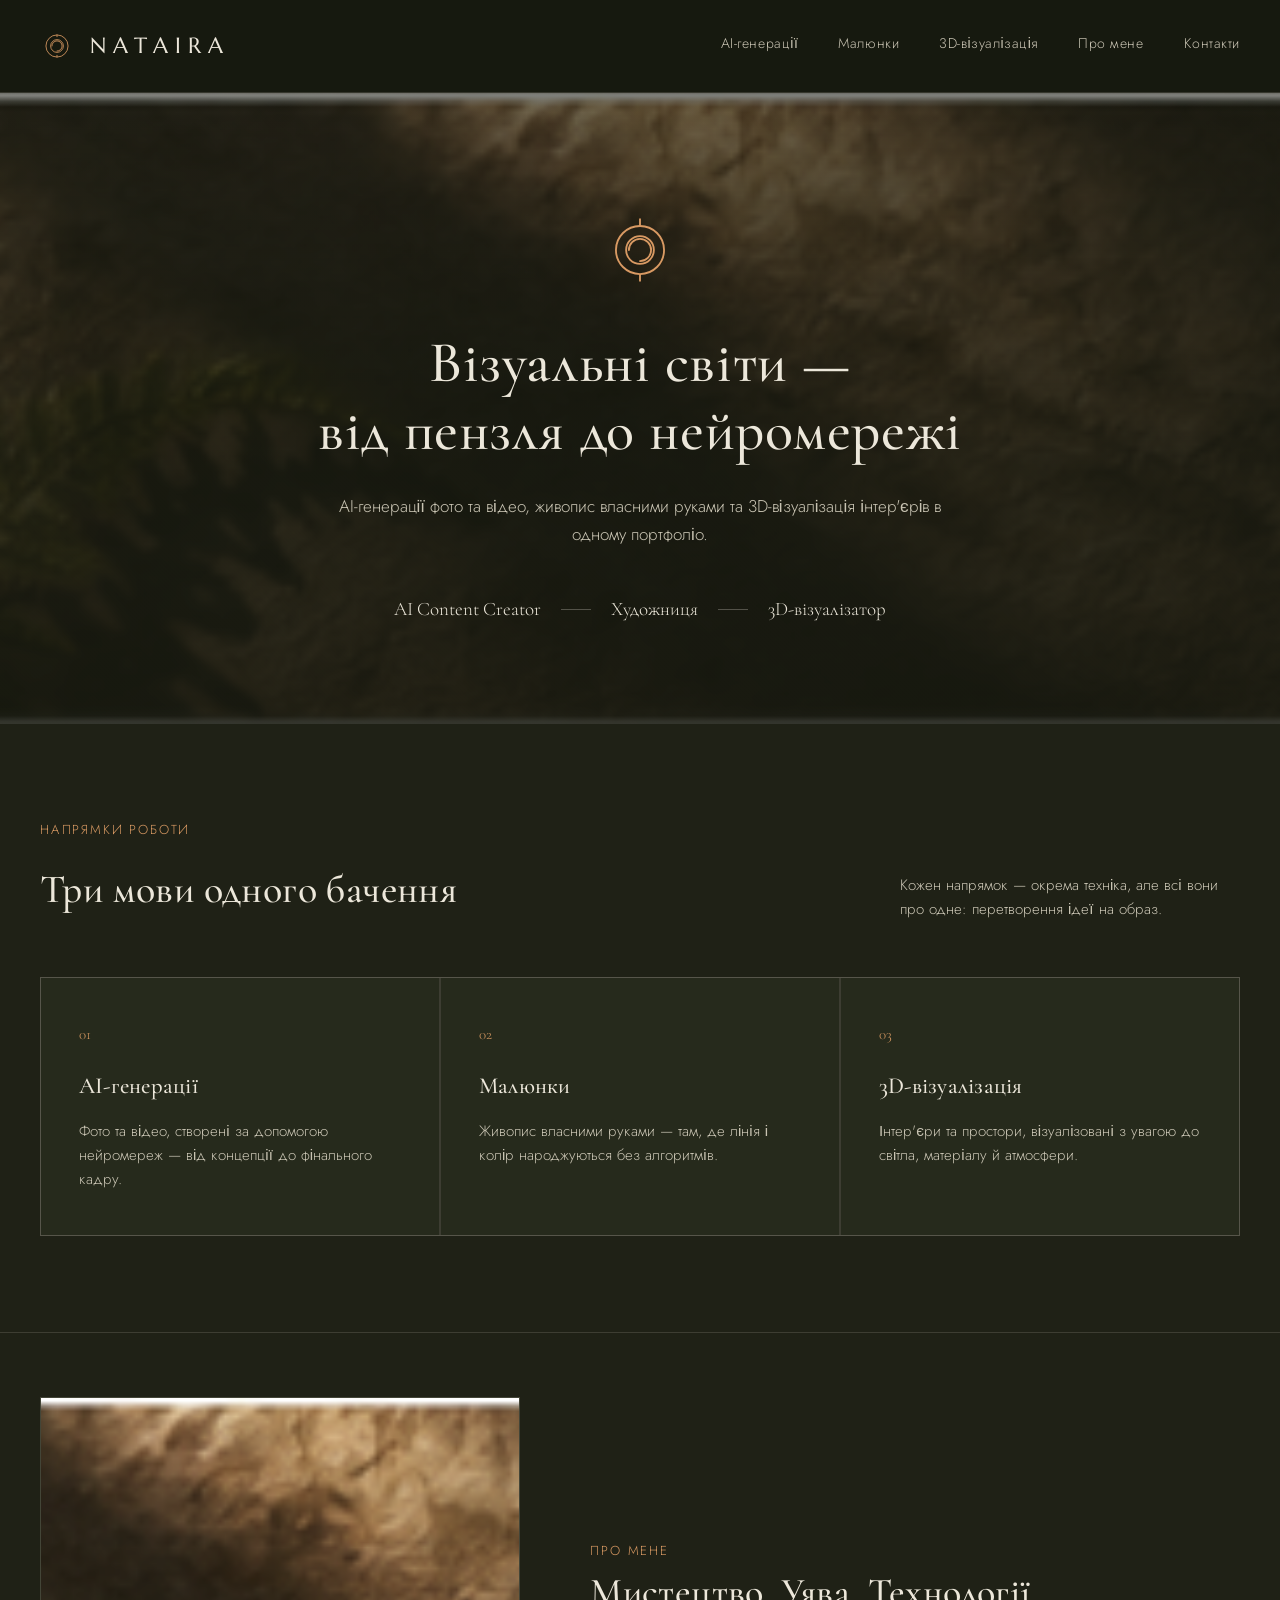
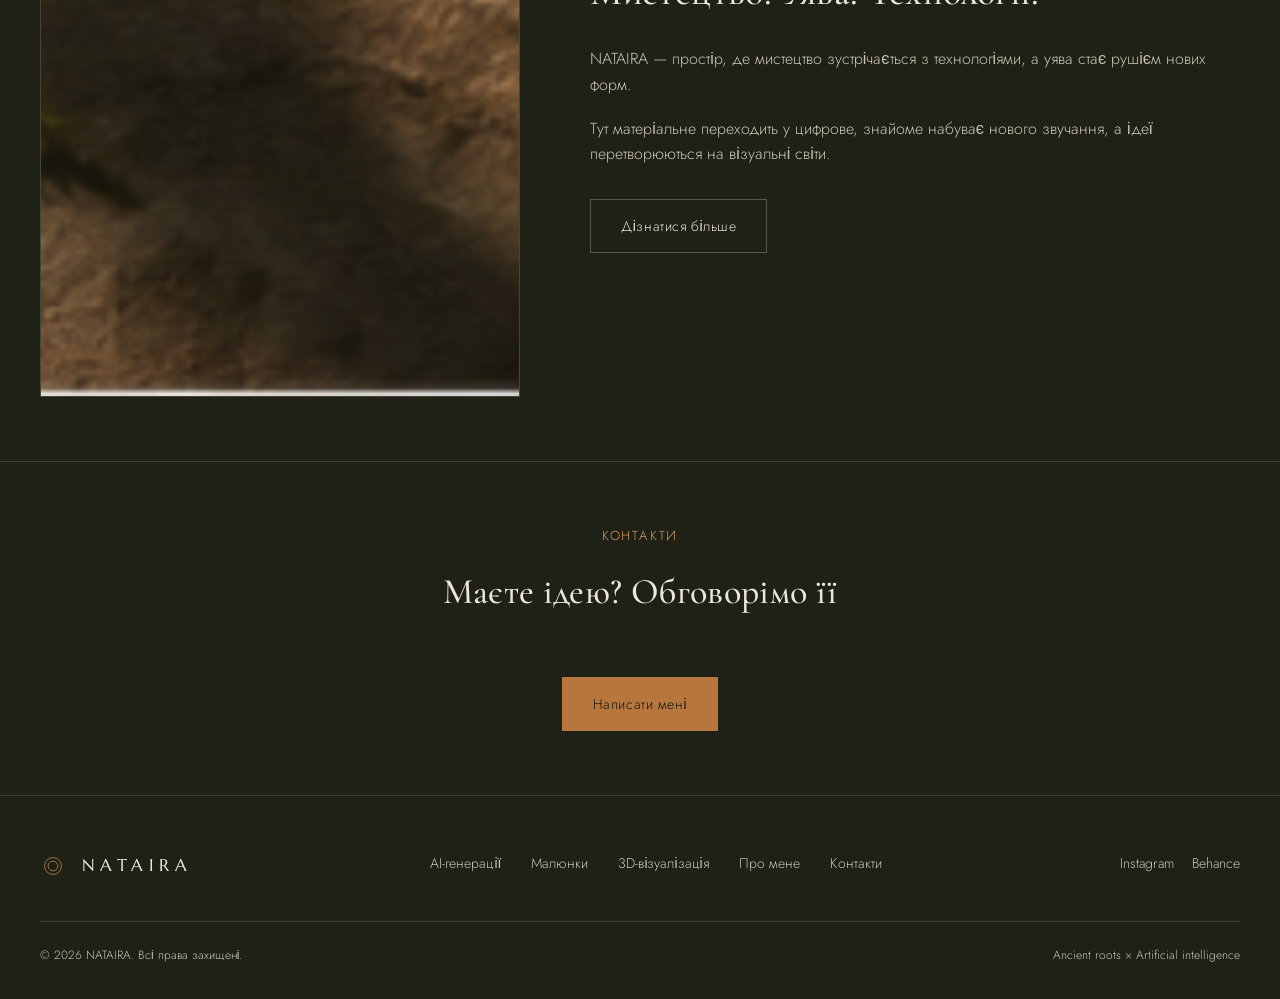
<file: index.html>
<!DOCTYPE html>
<html lang="uk">
<head>
<meta charset="UTF-8">
<meta name="viewport" content="width=device-width, initial-scale=1.0">
<title>NATAIRA — Візуальні світи від пензля до нейромережі</title>
<meta name="description" content="NATAIRA — AI-генерації фото та відео, живопис власними руками та 3D-візуалізація інтер'єрів в одному портфоліо.">
<link rel="icon" href="assets/img/favicon.svg" type="image/svg+xml">
<link rel="stylesheet" href="assets/css/style.css">
</head>
<body>

<header class="site-header">
  <div class="wrap">
    <a href="index.html" class="logo">
      <svg class="logo-mark" viewBox="0 0 40 40" xmlns="http://www.w3.org/2000/svg">
        <circle cx="20" cy="20" r="13" stroke-width="1"/>
        <circle cx="20" cy="20" r="7.5" stroke-width="1"/>
        <path d="M20 6.5v3M20 30.5v3" stroke-width="1"/>
        <path d="M14 20c0-3.3 2.7-6 6-6s6 2.7 6 6-2.7 6-6 6" stroke-width="1" stroke-linecap="round"/>
      </svg>
      <span class="logo-text">NATAIRA</span>
    </a>
    <nav class="main-nav">
      <a href="ai-generations.html">AI-генерації</a>
      <a href="art.html">Малюнки</a>
      <a href="3d-visualization.html">3D-візуалізація</a>
      <a href="about.html">Про мене</a>
      <a href="contacts.html">Контакти</a>
    </nav>
    <button class="nav-toggle" aria-label="Меню"><span></span><span></span><span></span></button>
  </div>
</header>

<section class="hero" style="background-image:linear-gradient(180deg, rgba(22,24,15,0.55), rgba(22,24,15,0.86) 60%), url('assets/img/hero-bg.png'); background-size: cover; background-position: center;">
  <div class="wrap">
    <svg class="hero-mark" viewBox="0 0 40 40" xmlns="http://www.w3.org/2000/svg">
      <circle cx="20" cy="20" r="13" stroke-width="1"/>
      <circle cx="20" cy="20" r="7.5" stroke-width="1"/>
      <path d="M20 3v4M20 33v4" stroke-width="1"/>
      <path d="M14 20c0-3.3 2.7-6 6-6s6 2.7 6 6-2.7 6-6 6" stroke-width="1" stroke-linecap="round"/>
    </svg>
    <h1>Візуальні світи — <br>від пензля до нейромережі</h1>
    <p class="lead">AI-генерації фото та відео, живопис власними руками та 3D-візуалізація інтер'єрів в одному портфоліо.</p>
    <div class="hero-roles">
      <span>AI Content Creator</span>
      <span class="sep"></span>
      <span>Художниця</span>
      <span class="sep"></span>
      <span>3D-візуалізатор</span>
    </div>
  </div>
</section>

<section>
  <div class="wrap">
    <div class="section-head">
      <div>
        <div class="eyebrow">Напрямки роботи</div>
        <h2>Три мови одного бачення</h2>
      </div>
      <p class="note">Кожен напрямок — окрема техніка, але всі вони про одне: перетворення ідеї на образ.</p>
    </div>
    <div class="grid-3">
      <a href="ai-generations.html" class="card">
        <span class="num">01</span>
        <h3>AI-генерації</h3>
        <p>Фото та відео, створені за допомогою нейромереж — від концепції до фінального кадру.</p>
      </a>
      <a href="art.html" class="card">
        <span class="num">02</span>
        <h3>Малюнки</h3>
        <p>Живопис власними руками — там, де лінія і колір народжуються без алгоритмів.</p>
      </a>
      <a href="3d-visualization.html" class="card">
        <span class="num">03</span>
        <h3>3D-візуалізація</h3>
        <p>Інтер'єри та простори, візуалізовані з увагою до світла, матеріалу й атмосфери.</p>
      </a>
    </div>
  </div>
</section>

<section class="tight" style="border-top:1px solid var(--line);">
  <div class="wrap">
    <div class="about-block">
      <div class="portrait">
        <img src="assets/img/hero-bg.png" alt="NATAIRA — атмосфера роботи">
      </div>
      <div>
        <div class="eyebrow">Про мене</div>
        <h2>Мистецтво. Уява. Технології.</h2>
        <p>NATAIRA — простір, де мистецтво зустрічається з технологіями, а уява стає рушієм нових форм.</p>
        <p>Тут матеріальне переходить у цифрове, знайоме набуває нового звучання, а ідеї перетворюються на візуальні світи.</p>
        <div class="cta-row" style="text-align:left; margin-top: 32px;">
          <a href="about.html" class="btn">Дізнатися більше</a>
        </div>
      </div>
    </div>
  </div>
</section>

<section class="tight" style="border-top:1px solid var(--line);">
  <div class="wrap" style="text-align:center;">
    <div class="eyebrow">Контакти</div>
    <h2 style="margin-top:16px; font-size: clamp(26px,3.2vw,36px);">Маєте ідею? Обговорімо її</h2>
    <div class="cta-row">
      <a href="contacts.html" class="btn solid">Написати мені</a>
    </div>
  </div>
</section>

<footer class="site-footer">
  <div class="wrap">
    <div class="footer-top">
      <a href="index.html" class="logo">
        <svg class="logo-mark" viewBox="0 0 40 40" xmlns="http://www.w3.org/2000/svg" style="width:26px;height:26px;">
          <circle cx="20" cy="20" r="13" stroke-width="1"/>
          <circle cx="20" cy="20" r="7.5" stroke-width="1"/>
        </svg>
        <span class="logo-text" style="font-size:17px;">NATAIRA</span>
      </a>
      <nav class="footer-nav">
        <a href="ai-generations.html">AI-генерації</a>
        <a href="art.html">Малюнки</a>
        <a href="3d-visualization.html">3D-візуалізація</a>
        <a href="about.html">Про мене</a>
        <a href="contacts.html">Контакти</a>
      </nav>
      <div class="footer-social">
        <a href="#">Instagram</a>
        <a href="#">Behance</a>
      </div>
    </div>
    <div class="footer-bottom">
      <span>© 2026 NATAIRA. Всі права захищені.</span>
      <span>Ancient roots × Artificial intelligence</span>
    </div>
  </div>
</footer>

<script src="assets/js/main.js"></script>
</body>
</html>
</file>
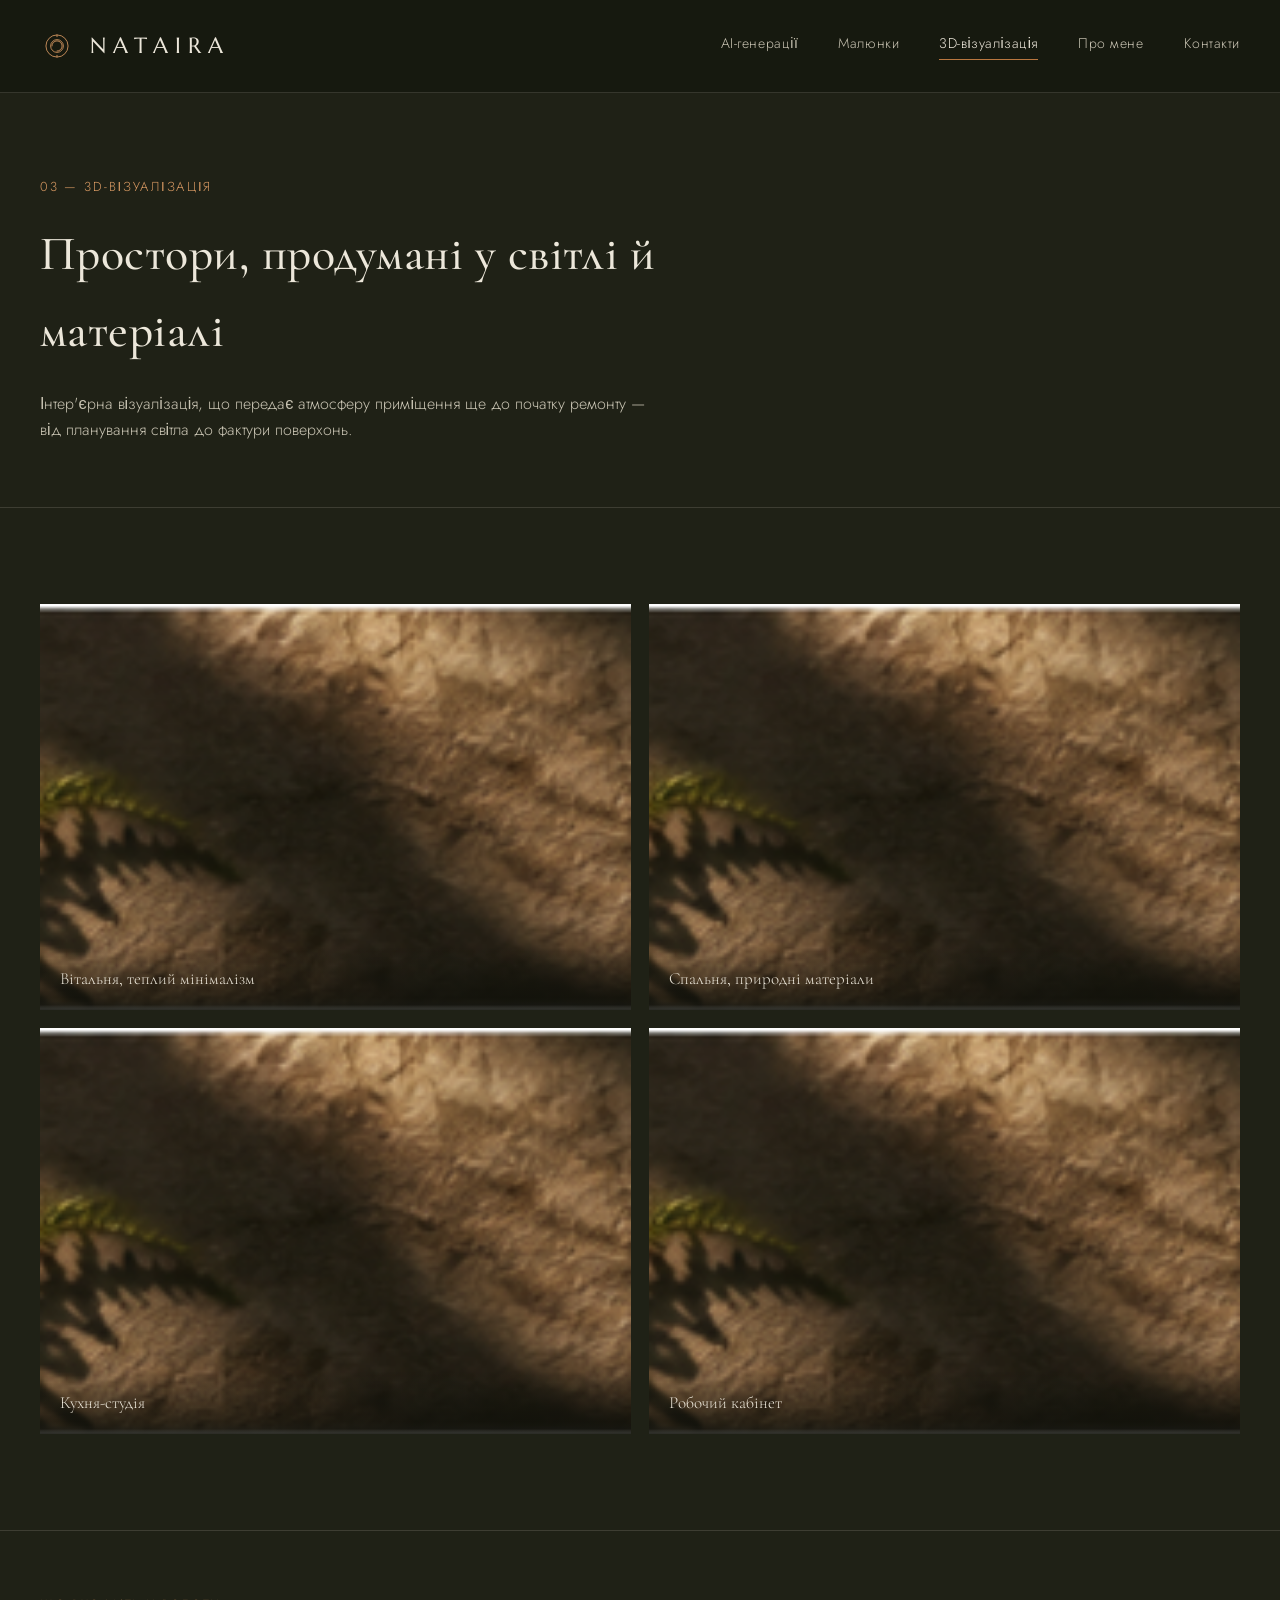
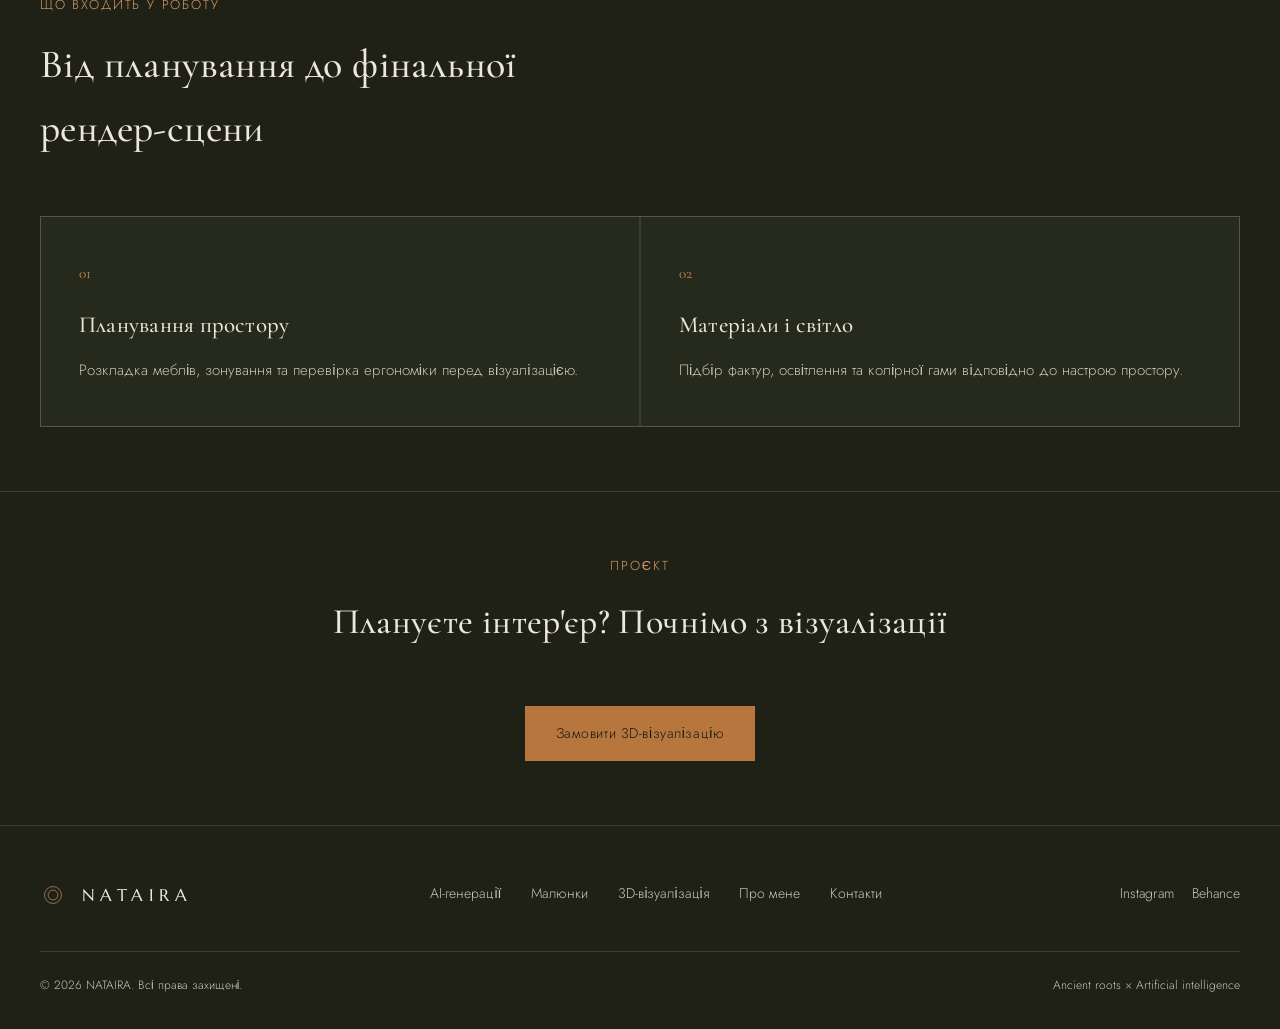
<file: 3d-visualization.html>
<!DOCTYPE html>
<html lang="uk">
<head>
<meta charset="UTF-8">
<meta name="viewport" content="width=device-width, initial-scale=1.0">
<title>3D-візуалізація — NATAIRA</title>
<meta name="description" content="3D-візуалізація інтер'єрів від NATAIRA — простори, продумані у світлі й матеріалі.">
<link rel="icon" href="assets/img/favicon.svg" type="image/svg+xml">
<link rel="stylesheet" href="assets/css/style.css">
</head>
<body>

<header class="site-header">
  <div class="wrap">
    <a href="index.html" class="logo">
      <svg class="logo-mark" viewBox="0 0 40 40" xmlns="http://www.w3.org/2000/svg">
        <circle cx="20" cy="20" r="13" stroke-width="1"/>
        <circle cx="20" cy="20" r="7.5" stroke-width="1"/>
        <path d="M20 6.5v3M20 30.5v3" stroke-width="1"/>
        <path d="M14 20c0-3.3 2.7-6 6-6s6 2.7 6 6-2.7 6-6 6" stroke-width="1" stroke-linecap="round"/>
      </svg>
      <span class="logo-text">NATAIRA</span>
    </a>
    <nav class="main-nav">
      <a href="ai-generations.html">AI-генерації</a>
      <a href="art.html">Малюнки</a>
      <a href="3d-visualization.html" aria-current="page">3D-візуалізація</a>
      <a href="about.html">Про мене</a>
      <a href="contacts.html">Контакти</a>
    </nav>
    <button class="nav-toggle" aria-label="Меню"><span></span><span></span><span></span></button>
  </div>
</header>

<section class="page-hero">
  <div class="wrap">
    <div class="eyebrow">03 — 3D-візуалізація</div>
    <h1>Простори, продумані у світлі й матеріалі</h1>
    <p class="lead">Інтер'єрна візуалізація, що передає атмосферу приміщення ще до початку ремонту — від планування світла до фактури поверхонь.</p>
  </div>
</section>

<section>
  <div class="wrap">
    <div class="gallery wide">
      <a href="#"><figure><img src="assets/img/hero-bg.png" alt="3D-візуалізація 1"><figcaption>Вітальня, теплий мінімалізм</figcaption></figure></a>
      <a href="#"><figure><img src="assets/img/hero-bg.png" alt="3D-візуалізація 2"><figcaption>Спальня, природні матеріали</figcaption></figure></a>
      <a href="#"><figure><img src="assets/img/hero-bg.png" alt="3D-візуалізація 3"><figcaption>Кухня-студія</figcaption></figure></a>
      <a href="#"><figure><img src="assets/img/hero-bg.png" alt="3D-візуалізація 4"><figcaption>Робочий кабінет</figcaption></figure></a>
    </div>
  </div>
</section>

<section class="tight" style="border-top:1px solid var(--line);">
  <div class="wrap">
    <div class="section-head">
      <div>
        <div class="eyebrow">Що входить у роботу</div>
        <h2>Від планування до фінальної рендер-сцени</h2>
      </div>
    </div>
    <div class="grid-2">
      <div class="card">
        <span class="num">01</span>
        <h3>Планування простору</h3>
        <p>Розкладка меблів, зонування та перевірка ергономіки перед візуалізацією.</p>
      </div>
      <div class="card">
        <span class="num">02</span>
        <h3>Матеріали і світло</h3>
        <p>Підбір фактур, освітлення та колірної гами відповідно до настрою простору.</p>
      </div>
    </div>
  </div>
</section>

<section class="tight" style="border-top:1px solid var(--line);">
  <div class="wrap" style="text-align:center;">
    <div class="eyebrow">Проєкт</div>
    <h2 style="margin-top:16px; font-size: clamp(26px,3.2vw,36px);">Плануєте інтер'єр? Почнімо з візуалізації</h2>
    <div class="cta-row">
      <a href="contacts.html" class="btn solid">Замовити 3D-візуалізацію</a>
    </div>
  </div>
</section>

<footer class="site-footer">
  <div class="wrap">
    <div class="footer-top">
      <a href="index.html" class="logo">
        <svg class="logo-mark" viewBox="0 0 40 40" xmlns="http://www.w3.org/2000/svg" style="width:26px;height:26px;">
          <circle cx="20" cy="20" r="13" stroke-width="1"/>
          <circle cx="20" cy="20" r="7.5" stroke-width="1"/>
        </svg>
        <span class="logo-text" style="font-size:17px;">NATAIRA</span>
      </a>
      <nav class="footer-nav">
        <a href="ai-generations.html">AI-генерації</a>
        <a href="art.html">Малюнки</a>
        <a href="3d-visualization.html">3D-візуалізація</a>
        <a href="about.html">Про мене</a>
        <a href="contacts.html">Контакти</a>
      </nav>
      <div class="footer-social">
        <a href="#">Instagram</a>
        <a href="#">Behance</a>
      </div>
    </div>
    <div class="footer-bottom">
      <span>© 2026 NATAIRA. Всі права захищені.</span>
      <span>Ancient roots × Artificial intelligence</span>
    </div>
  </div>
</footer>

<script src="assets/js/main.js"></script>
</body>
</html>
</file>
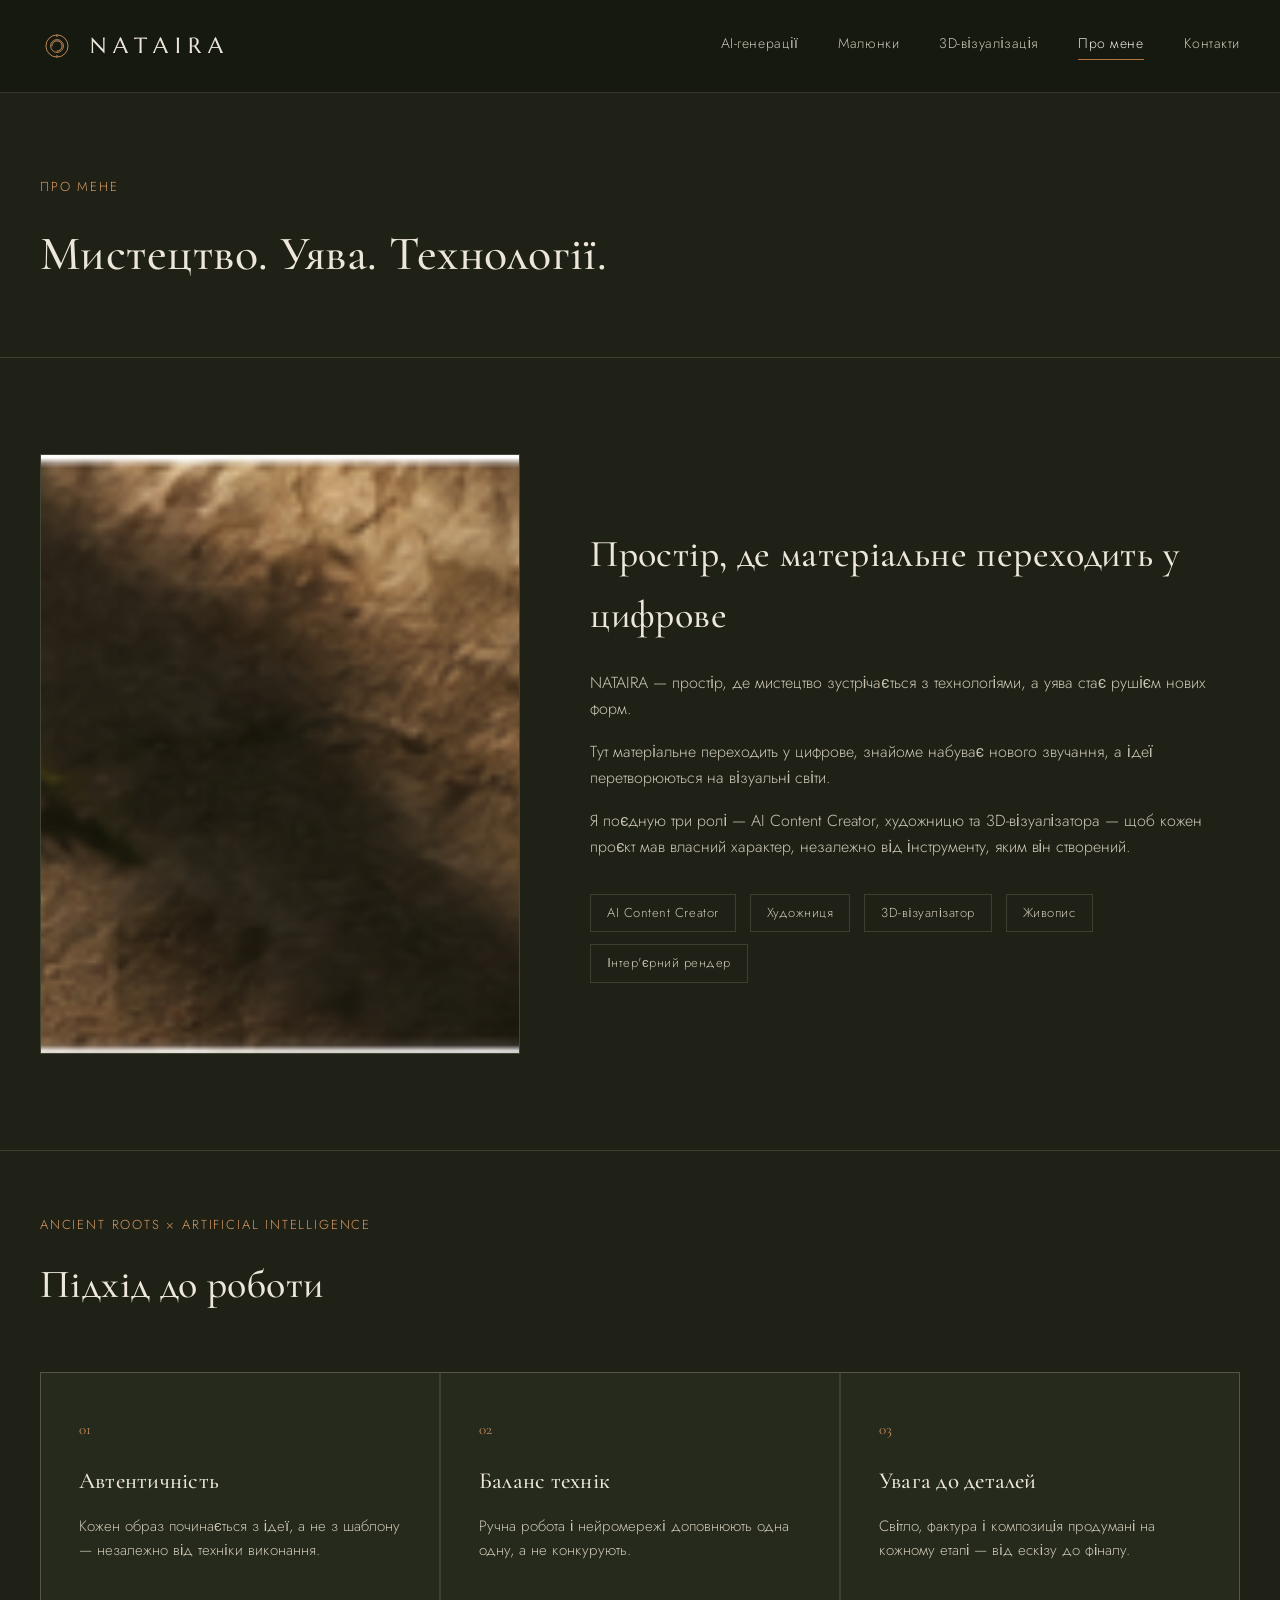
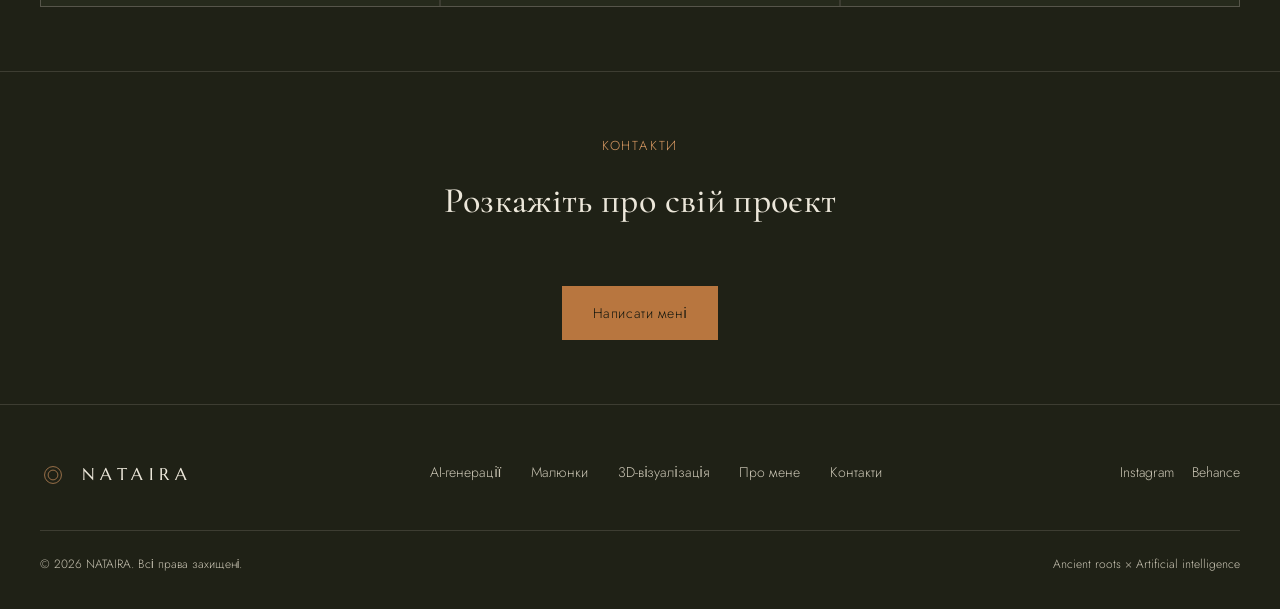
<file: about.html>
<!DOCTYPE html>
<html lang="uk">
<head>
<meta charset="UTF-8">
<meta name="viewport" content="width=device-width, initial-scale=1.0">
<title>Про мене — NATAIRA</title>
<meta name="description" content="NATAIRA — AI Content Creator, художниця та 3D-візуалізатор. Мистецтво. Уява. Технології.">
<link rel="icon" href="assets/img/favicon.svg" type="image/svg+xml">
<link rel="stylesheet" href="assets/css/style.css">
</head>
<body>

<header class="site-header">
  <div class="wrap">
    <a href="index.html" class="logo">
      <svg class="logo-mark" viewBox="0 0 40 40" xmlns="http://www.w3.org/2000/svg">
        <circle cx="20" cy="20" r="13" stroke-width="1"/>
        <circle cx="20" cy="20" r="7.5" stroke-width="1"/>
        <path d="M20 6.5v3M20 30.5v3" stroke-width="1"/>
        <path d="M14 20c0-3.3 2.7-6 6-6s6 2.7 6 6-2.7 6-6 6" stroke-width="1" stroke-linecap="round"/>
      </svg>
      <span class="logo-text">NATAIRA</span>
    </a>
    <nav class="main-nav">
      <a href="ai-generations.html">AI-генерації</a>
      <a href="art.html">Малюнки</a>
      <a href="3d-visualization.html">3D-візуалізація</a>
      <a href="about.html" aria-current="page">Про мене</a>
      <a href="contacts.html">Контакти</a>
    </nav>
    <button class="nav-toggle" aria-label="Меню"><span></span><span></span><span></span></button>
  </div>
</header>

<section class="page-hero">
  <div class="wrap">
    <div class="eyebrow">Про мене</div>
    <h1>Мистецтво. Уява. Технології.</h1>
  </div>
</section>

<section>
  <div class="wrap">
    <div class="about-block">
      <div class="portrait">
        <img src="assets/img/hero-bg.png" alt="NATAIRA — портрет">
      </div>
      <div>
        <h2>Простір, де матеріальне переходить у цифрове</h2>
        <p>NATAIRA — простір, де мистецтво зустрічається з технологіями, а уява стає рушієм нових форм.</p>
        <p>Тут матеріальне переходить у цифрове, знайоме набуває нового звучання, а ідеї перетворюються на візуальні світи.</p>
        <p>Я поєдную три ролі — AI Content Creator, художницю та 3D-візуалізатора — щоб кожен проєкт мав власний характер, незалежно від інструменту, яким він створений.</p>
        <div class="skills-list">
          <span>AI Content Creator</span>
          <span>Художниця</span>
          <span>3D-візуалізатор</span>
          <span>Живопис</span>
          <span>Інтер'єрний рендер</span>
        </div>
      </div>
    </div>
  </div>
</section>

<section class="tight" style="border-top:1px solid var(--line);">
  <div class="wrap">
    <div class="section-head">
      <div>
        <div class="eyebrow">Ancient roots × Artificial intelligence</div>
        <h2>Підхід до роботи</h2>
      </div>
    </div>
    <div class="grid-3">
      <div class="card">
        <span class="num">01</span>
        <h3>Автентичність</h3>
        <p>Кожен образ починається з ідеї, а не з шаблону — незалежно від техніки виконання.</p>
      </div>
      <div class="card">
        <span class="num">02</span>
        <h3>Баланс технік</h3>
        <p>Ручна робота і нейромережі доповнюють одна одну, а не конкурують.</p>
      </div>
      <div class="card">
        <span class="num">03</span>
        <h3>Увага до деталей</h3>
        <p>Світло, фактура і композиція продумані на кожному етапі — від ескізу до фіналу.</p>
      </div>
    </div>
  </div>
</section>

<section class="tight" style="border-top:1px solid var(--line);">
  <div class="wrap" style="text-align:center;">
    <div class="eyebrow">Контакти</div>
    <h2 style="margin-top:16px; font-size: clamp(26px,3.2vw,36px);">Розкажіть про свій проєкт</h2>
    <div class="cta-row">
      <a href="contacts.html" class="btn solid">Написати мені</a>
    </div>
  </div>
</section>

<footer class="site-footer">
  <div class="wrap">
    <div class="footer-top">
      <a href="index.html" class="logo">
        <svg class="logo-mark" viewBox="0 0 40 40" xmlns="http://www.w3.org/2000/svg" style="width:26px;height:26px;">
          <circle cx="20" cy="20" r="13" stroke-width="1"/>
          <circle cx="20" cy="20" r="7.5" stroke-width="1"/>
        </svg>
        <span class="logo-text" style="font-size:17px;">NATAIRA</span>
      </a>
      <nav class="footer-nav">
        <a href="ai-generations.html">AI-генерації</a>
        <a href="art.html">Малюнки</a>
        <a href="3d-visualization.html">3D-візуалізація</a>
        <a href="about.html">Про мене</a>
        <a href="contacts.html">Контакти</a>
      </nav>
      <div class="footer-social">
        <a href="#">Instagram</a>
        <a href="#">Behance</a>
      </div>
    </div>
    <div class="footer-bottom">
      <span>© 2026 NATAIRA. Всі права захищені.</span>
      <span>Ancient roots × Artificial intelligence</span>
    </div>
  </div>
</footer>

<script src="assets/js/main.js"></script>
</body>
</html>
</file>
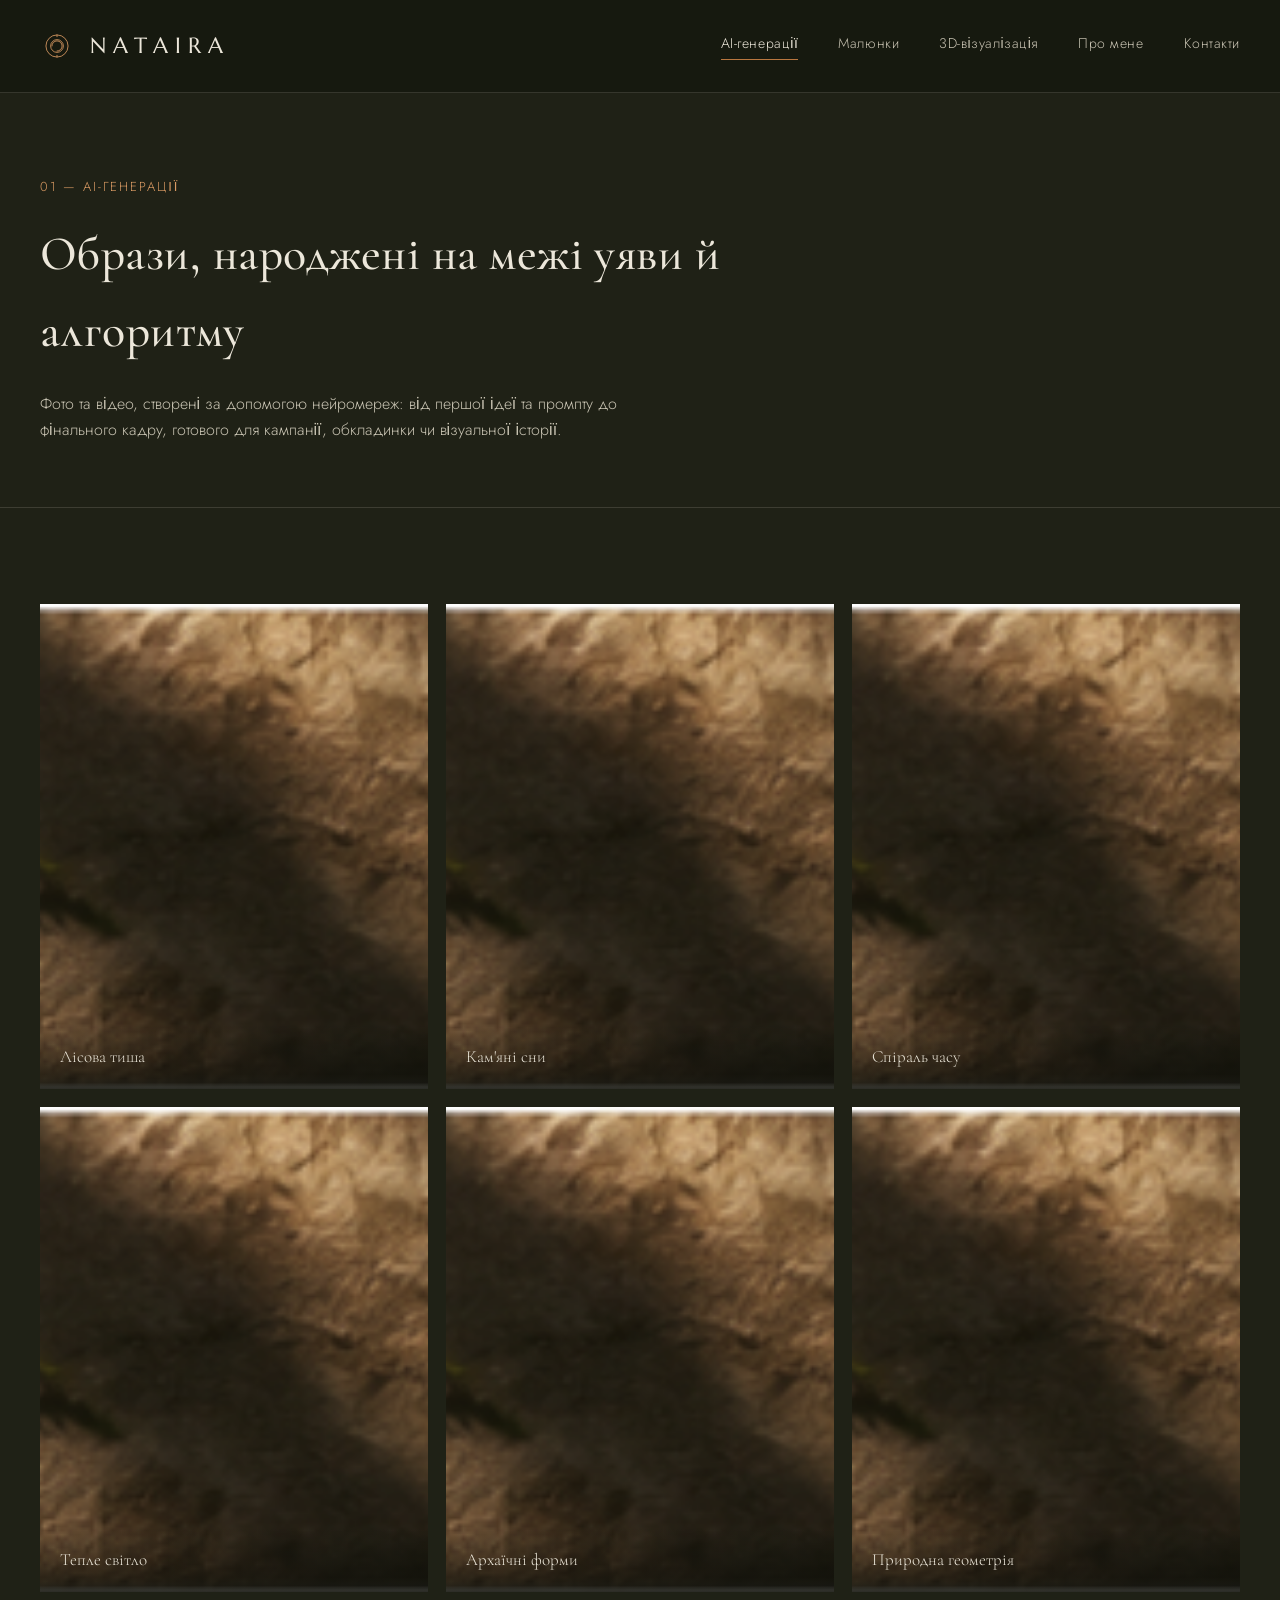
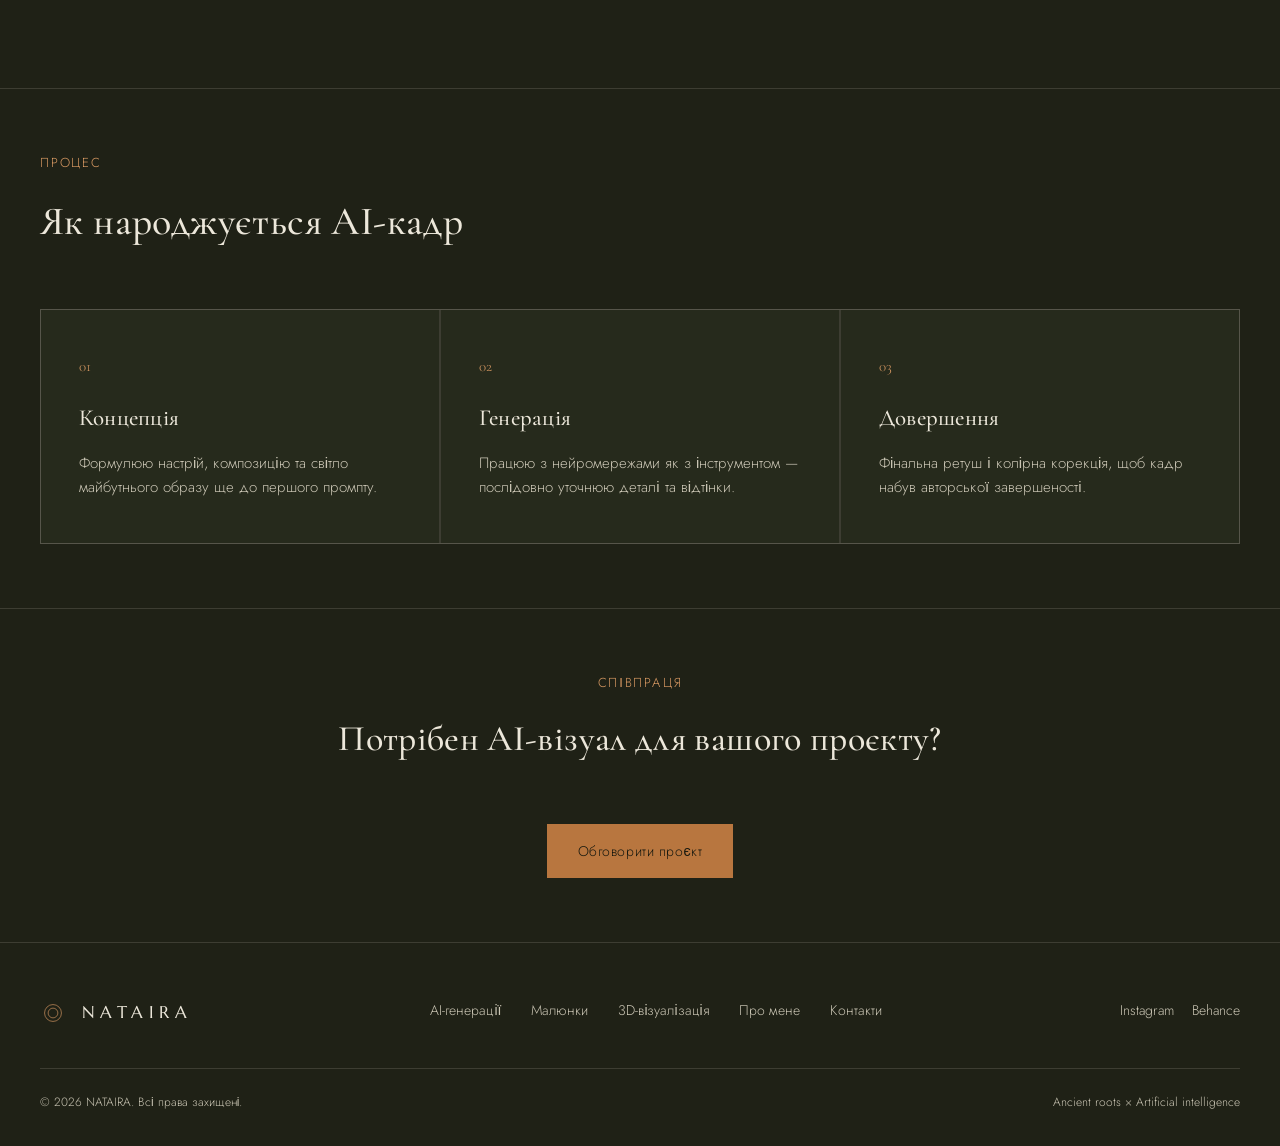
<file: ai-generations.html>
<!DOCTYPE html>
<html lang="uk">
<head>
<meta charset="UTF-8">
<meta name="viewport" content="width=device-width, initial-scale=1.0">
<title>AI-генерації — NATAIRA</title>
<meta name="description" content="AI-генерації фото та відео від NATAIRA — нейромережі як інструмент творчості.">
<link rel="icon" href="assets/img/favicon.svg" type="image/svg+xml">
<link rel="stylesheet" href="assets/css/style.css">
</head>
<body>

<header class="site-header">
  <div class="wrap">
    <a href="index.html" class="logo">
      <svg class="logo-mark" viewBox="0 0 40 40" xmlns="http://www.w3.org/2000/svg">
        <circle cx="20" cy="20" r="13" stroke-width="1"/>
        <circle cx="20" cy="20" r="7.5" stroke-width="1"/>
        <path d="M20 6.5v3M20 30.5v3" stroke-width="1"/>
        <path d="M14 20c0-3.3 2.7-6 6-6s6 2.7 6 6-2.7 6-6 6" stroke-width="1" stroke-linecap="round"/>
      </svg>
      <span class="logo-text">NATAIRA</span>
    </a>
    <nav class="main-nav">
      <a href="ai-generations.html" aria-current="page">AI-генерації</a>
      <a href="art.html">Малюнки</a>
      <a href="3d-visualization.html">3D-візуалізація</a>
      <a href="about.html">Про мене</a>
      <a href="contacts.html">Контакти</a>
    </nav>
    <button class="nav-toggle" aria-label="Меню"><span></span><span></span><span></span></button>
  </div>
</header>

<section class="page-hero">
  <div class="wrap">
    <div class="eyebrow">01 — AI-генерації</div>
    <h1>Образи, народжені на межі уяви й алгоритму</h1>
    <p class="lead">Фото та відео, створені за допомогою нейромереж: від першої ідеї та промпту до фінального кадру, готового для кампанії, обкладинки чи візуальної історії.</p>
  </div>
</section>

<section>
  <div class="wrap">
    <div class="gallery">
      <a href="#"><figure><img src="assets/img/hero-bg.png" alt="AI-генерація 1"><figcaption>Лісова тиша</figcaption></figure></a>
      <a href="#"><figure><img src="assets/img/hero-bg.png" alt="AI-генерація 2"><figcaption>Кам'яні сни</figcaption></figure></a>
      <a href="#"><figure><img src="assets/img/hero-bg.png" alt="AI-генерація 3"><figcaption>Спіраль часу</figcaption></figure></a>
      <a href="#"><figure><img src="assets/img/hero-bg.png" alt="AI-генерація 4"><figcaption>Тепле світло</figcaption></figure></a>
      <a href="#"><figure><img src="assets/img/hero-bg.png" alt="AI-генерація 5"><figcaption>Архаїчні форми</figcaption></figure></a>
      <a href="#"><figure><img src="assets/img/hero-bg.png" alt="AI-генерація 6"><figcaption>Природна геометрія</figcaption></figure></a>
    </div>
  </div>
</section>

<section class="tight" style="border-top:1px solid var(--line);">
  <div class="wrap">
    <div class="section-head">
      <div>
        <div class="eyebrow">Процес</div>
        <h2>Як народжується AI-кадр</h2>
      </div>
    </div>
    <div class="grid-3">
      <div class="card">
        <span class="num">01</span>
        <h3>Концепція</h3>
        <p>Формулюю настрій, композицію та світло майбутнього образу ще до першого промпту.</p>
      </div>
      <div class="card">
        <span class="num">02</span>
        <h3>Генерація</h3>
        <p>Працюю з нейромережами як з інструментом — послідовно уточнюю деталі та відтінки.</p>
      </div>
      <div class="card">
        <span class="num">03</span>
        <h3>Довершення</h3>
        <p>Фінальна ретуш і колірна корекція, щоб кадр набув авторської завершеності.</p>
      </div>
    </div>
  </div>
</section>

<section class="tight" style="border-top:1px solid var(--line);">
  <div class="wrap" style="text-align:center;">
    <div class="eyebrow">Співпраця</div>
    <h2 style="margin-top:16px; font-size: clamp(26px,3.2vw,36px);">Потрібен AI-візуал для вашого проєкту?</h2>
    <div class="cta-row">
      <a href="contacts.html" class="btn solid">Обговорити проєкт</a>
    </div>
  </div>
</section>

<footer class="site-footer">
  <div class="wrap">
    <div class="footer-top">
      <a href="index.html" class="logo">
        <svg class="logo-mark" viewBox="0 0 40 40" xmlns="http://www.w3.org/2000/svg" style="width:26px;height:26px;">
          <circle cx="20" cy="20" r="13" stroke-width="1"/>
          <circle cx="20" cy="20" r="7.5" stroke-width="1"/>
        </svg>
        <span class="logo-text" style="font-size:17px;">NATAIRA</span>
      </a>
      <nav class="footer-nav">
        <a href="ai-generations.html">AI-генерації</a>
        <a href="art.html">Малюнки</a>
        <a href="3d-visualization.html">3D-візуалізація</a>
        <a href="about.html">Про мене</a>
        <a href="contacts.html">Контакти</a>
      </nav>
      <div class="footer-social">
        <a href="#">Instagram</a>
        <a href="#">Behance</a>
      </div>
    </div>
    <div class="footer-bottom">
      <span>© 2026 NATAIRA. Всі права захищені.</span>
      <span>Ancient roots × Artificial intelligence</span>
    </div>
  </div>
</footer>

<script src="assets/js/main.js"></script>
</body>
</html>
</file>
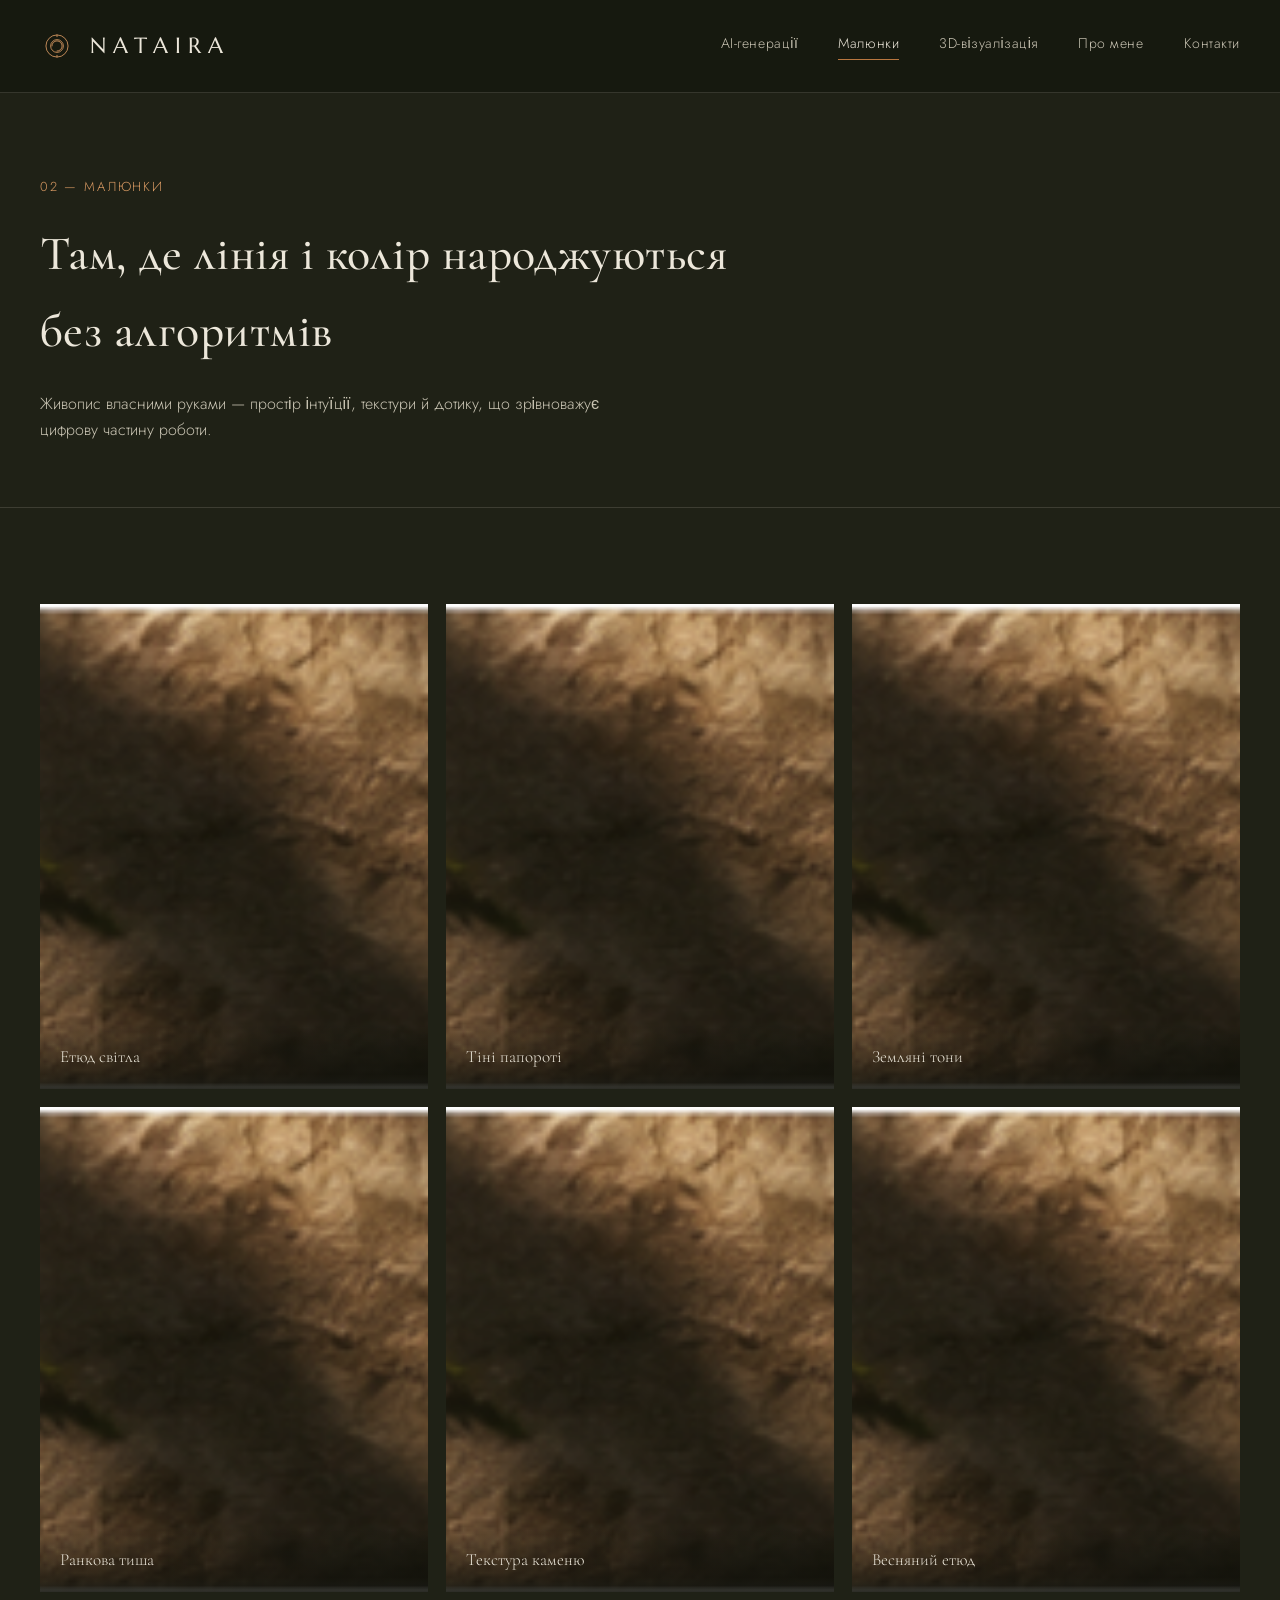
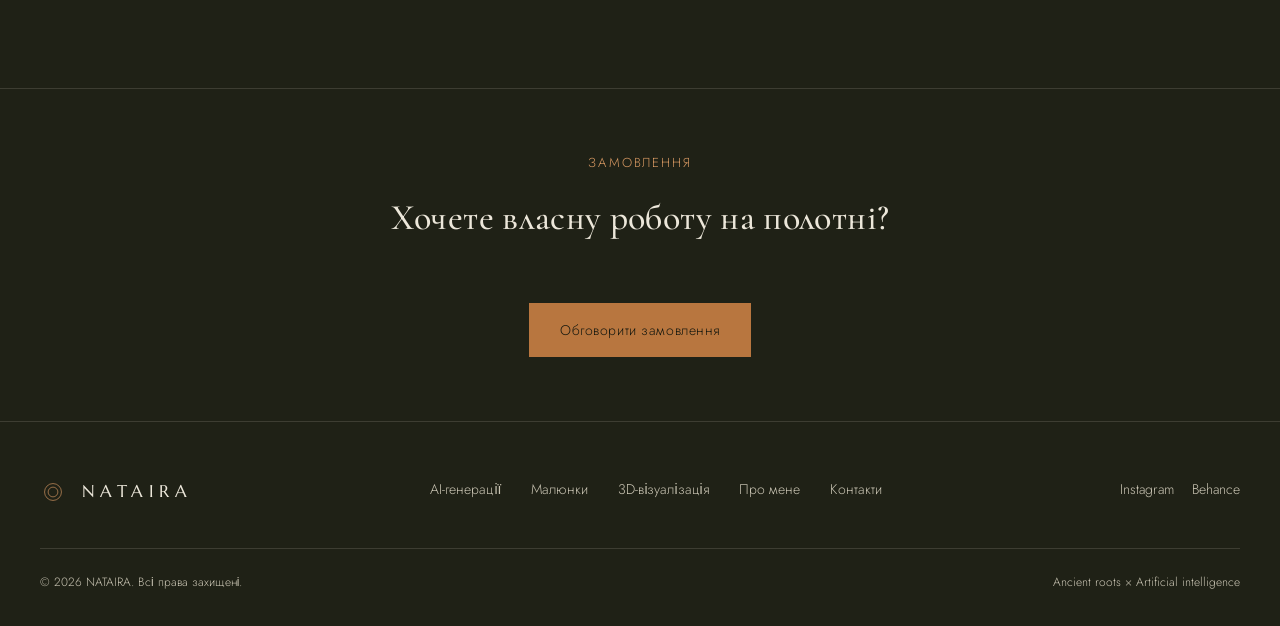
<file: art.html>
<!DOCTYPE html>
<html lang="uk">
<head>
<meta charset="UTF-8">
<meta name="viewport" content="width=device-width, initial-scale=1.0">
<title>Малюнки — NATAIRA</title>
<meta name="description" content="Живопис власними руками від NATAIRA — там, де лінія і колір народжуються без алгоритмів.">
<link rel="icon" href="assets/img/favicon.svg" type="image/svg+xml">
<link rel="stylesheet" href="assets/css/style.css">
</head>
<body>

<header class="site-header">
  <div class="wrap">
    <a href="index.html" class="logo">
      <svg class="logo-mark" viewBox="0 0 40 40" xmlns="http://www.w3.org/2000/svg">
        <circle cx="20" cy="20" r="13" stroke-width="1"/>
        <circle cx="20" cy="20" r="7.5" stroke-width="1"/>
        <path d="M20 6.5v3M20 30.5v3" stroke-width="1"/>
        <path d="M14 20c0-3.3 2.7-6 6-6s6 2.7 6 6-2.7 6-6 6" stroke-width="1" stroke-linecap="round"/>
      </svg>
      <span class="logo-text">NATAIRA</span>
    </a>
    <nav class="main-nav">
      <a href="ai-generations.html">AI-генерації</a>
      <a href="art.html" aria-current="page">Малюнки</a>
      <a href="3d-visualization.html">3D-візуалізація</a>
      <a href="about.html">Про мене</a>
      <a href="contacts.html">Контакти</a>
    </nav>
    <button class="nav-toggle" aria-label="Меню"><span></span><span></span><span></span></button>
  </div>
</header>

<section class="page-hero">
  <div class="wrap">
    <div class="eyebrow">02 — Малюнки</div>
    <h1>Там, де лінія і колір народжуються без алгоритмів</h1>
    <p class="lead">Живопис власними руками — простір інтуїції, текстури й дотику, що зрівноважує цифрову частину роботи.</p>
  </div>
</section>

<section>
  <div class="wrap">
    <div class="gallery">
      <a href="#"><figure><img src="assets/img/hero-bg.png" alt="Малюнок 1"><figcaption>Етюд світла</figcaption></figure></a>
      <a href="#"><figure><img src="assets/img/hero-bg.png" alt="Малюнок 2"><figcaption>Тіні папороті</figcaption></figure></a>
      <a href="#"><figure><img src="assets/img/hero-bg.png" alt="Малюнок 3"><figcaption>Земляні тони</figcaption></figure></a>
      <a href="#"><figure><img src="assets/img/hero-bg.png" alt="Малюнок 4"><figcaption>Ранкова тиша</figcaption></figure></a>
      <a href="#"><figure><img src="assets/img/hero-bg.png" alt="Малюнок 5"><figcaption>Текстура каменю</figcaption></figure></a>
      <a href="#"><figure><img src="assets/img/hero-bg.png" alt="Малюнок 6"><figcaption>Весняний етюд</figcaption></figure></a>
    </div>
  </div>
</section>

<section class="tight" style="border-top:1px solid var(--line);">
  <div class="wrap" style="text-align:center;">
    <div class="eyebrow">Замовлення</div>
    <h2 style="margin-top:16px; font-size: clamp(26px,3.2vw,36px);">Хочете власну роботу на полотні?</h2>
    <div class="cta-row">
      <a href="contacts.html" class="btn solid">Обговорити замовлення</a>
    </div>
  </div>
</section>

<footer class="site-footer">
  <div class="wrap">
    <div class="footer-top">
      <a href="index.html" class="logo">
        <svg class="logo-mark" viewBox="0 0 40 40" xmlns="http://www.w3.org/2000/svg" style="width:26px;height:26px;">
          <circle cx="20" cy="20" r="13" stroke-width="1"/>
          <circle cx="20" cy="20" r="7.5" stroke-width="1"/>
        </svg>
        <span class="logo-text" style="font-size:17px;">NATAIRA</span>
      </a>
      <nav class="footer-nav">
        <a href="ai-generations.html">AI-генерації</a>
        <a href="art.html">Малюнки</a>
        <a href="3d-visualization.html">3D-візуалізація</a>
        <a href="about.html">Про мене</a>
        <a href="contacts.html">Контакти</a>
      </nav>
      <div class="footer-social">
        <a href="#">Instagram</a>
        <a href="#">Behance</a>
      </div>
    </div>
    <div class="footer-bottom">
      <span>© 2026 NATAIRA. Всі права захищені.</span>
      <span>Ancient roots × Artificial intelligence</span>
    </div>
  </div>
</footer>

<script src="assets/js/main.js"></script>
</body>
</html>
</file>
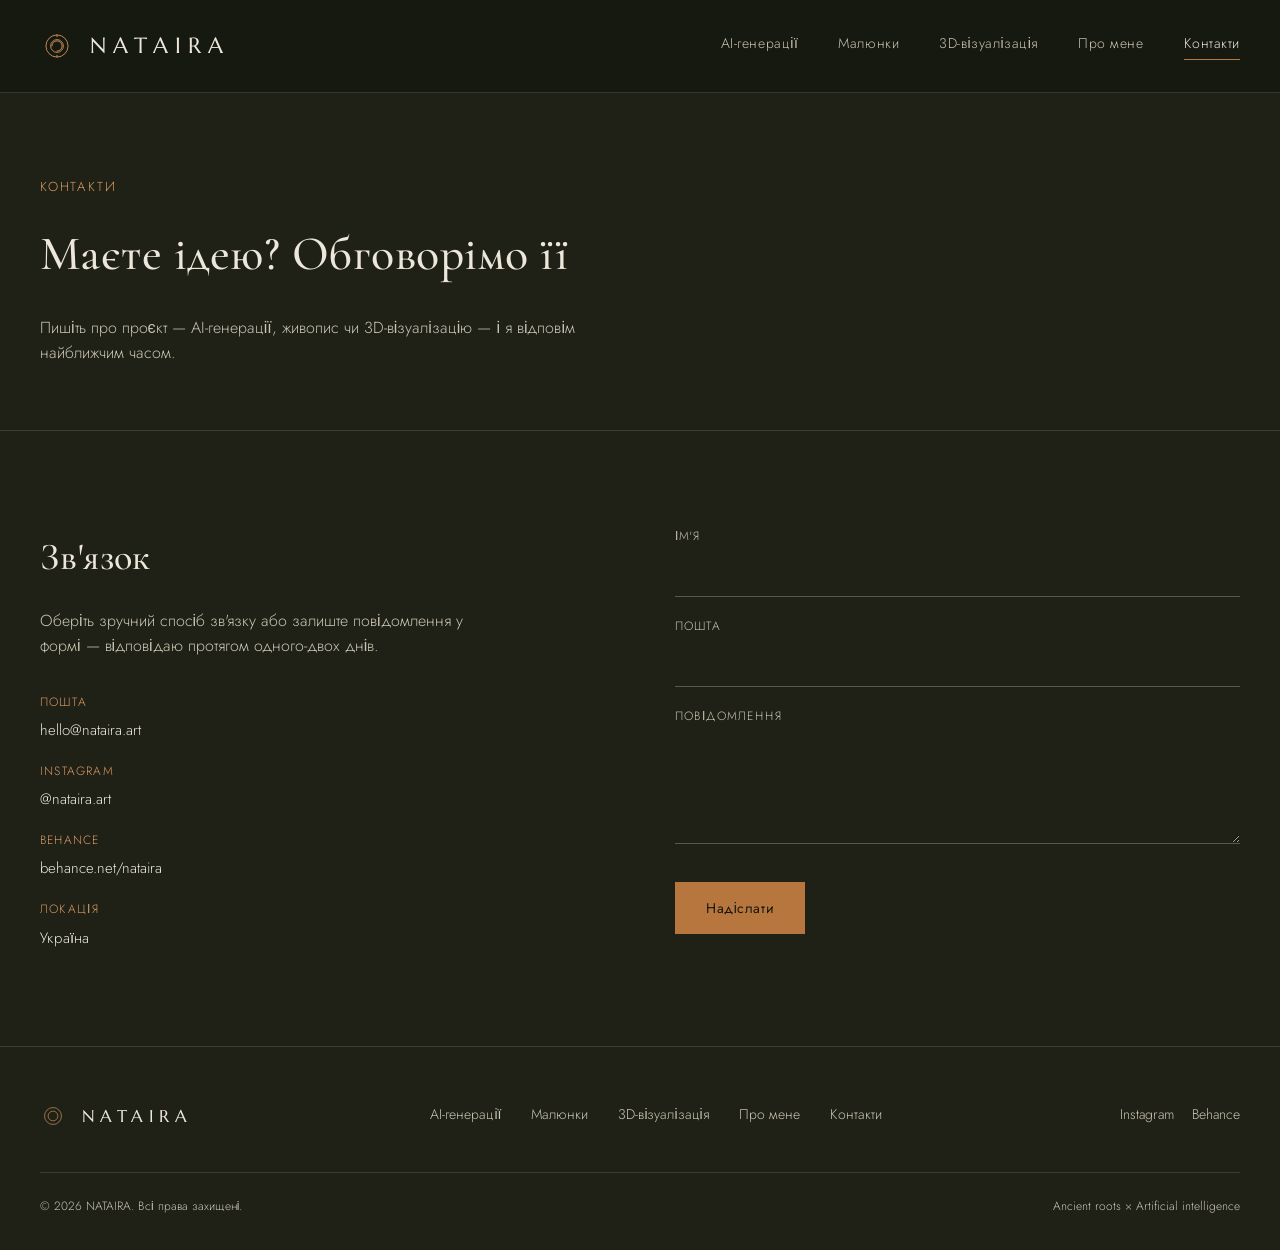
<file: contacts.html>
<!DOCTYPE html>
<html lang="uk">
<head>
<meta charset="UTF-8">
<meta name="viewport" content="width=device-width, initial-scale=1.0">
<title>Контакти — NATAIRA</title>
<meta name="description" content="Зв'яжіться з NATAIRA — обговоримо ваш проєкт AI-генерацій, живопису або 3D-візуалізації.">
<link rel="icon" href="assets/img/favicon.svg" type="image/svg+xml">
<link rel="stylesheet" href="assets/css/style.css">
</head>
<body>

<header class="site-header">
  <div class="wrap">
    <a href="index.html" class="logo">
      <svg class="logo-mark" viewBox="0 0 40 40" xmlns="http://www.w3.org/2000/svg">
        <circle cx="20" cy="20" r="13" stroke-width="1"/>
        <circle cx="20" cy="20" r="7.5" stroke-width="1"/>
        <path d="M20 6.5v3M20 30.5v3" stroke-width="1"/>
        <path d="M14 20c0-3.3 2.7-6 6-6s6 2.7 6 6-2.7 6-6 6" stroke-width="1" stroke-linecap="round"/>
      </svg>
      <span class="logo-text">NATAIRA</span>
    </a>
    <nav class="main-nav">
      <a href="ai-generations.html">AI-генерації</a>
      <a href="art.html">Малюнки</a>
      <a href="3d-visualization.html">3D-візуалізація</a>
      <a href="about.html">Про мене</a>
      <a href="contacts.html" aria-current="page">Контакти</a>
    </nav>
    <button class="nav-toggle" aria-label="Меню"><span></span><span></span><span></span></button>
  </div>
</header>

<section class="page-hero">
  <div class="wrap">
    <div class="eyebrow">Контакти</div>
    <h1>Маєте ідею? Обговорімо її</h1>
    <p class="lead">Пишіть про проєкт — AI-генерації, живопис чи 3D-візуалізацію — і я відповім найближчим часом.</p>
  </div>
</section>

<section>
  <div class="wrap">
    <div class="contact-grid">
      <div class="contact-info">
        <h2>Зв'язок</h2>
        <p>Оберіть зручний спосіб зв'язку або залиште повідомлення у формі — відповідаю протягом одного-двох днів.</p>
        <div class="contact-list">
          <div>
            <span class="label">Пошта</span>
            <a href="mailto:hello@nataira.art">hello@nataira.art</a>
          </div>
          <div>
            <span class="label">Instagram</span>
            <a href="#">@nataira.art</a>
          </div>
          <div>
            <span class="label">Behance</span>
            <a href="#">behance.net/nataira</a>
          </div>
          <div>
            <span class="label">Локація</span>
            <span>Україна</span>
          </div>
        </div>
      </div>

      <form class="contact-form">
        <div>
          <label for="name">Ім'я</label>
          <input type="text" id="name" name="name" required>
        </div>
        <div>
          <label for="email">Пошта</label>
          <input type="email" id="email" name="email" required>
        </div>
        <div>
          <label for="message">Повідомлення</label>
          <textarea id="message" name="message" required></textarea>
        </div>
        <button type="submit" class="btn solid">Надіслати</button>
      </form>
    </div>
  </div>
</section>

<footer class="site-footer">
  <div class="wrap">
    <div class="footer-top">
      <a href="index.html" class="logo">
        <svg class="logo-mark" viewBox="0 0 40 40" xmlns="http://www.w3.org/2000/svg" style="width:26px;height:26px;">
          <circle cx="20" cy="20" r="13" stroke-width="1"/>
          <circle cx="20" cy="20" r="7.5" stroke-width="1"/>
        </svg>
        <span class="logo-text" style="font-size:17px;">NATAIRA</span>
      </a>
      <nav class="footer-nav">
        <a href="ai-generations.html">AI-генерації</a>
        <a href="art.html">Малюнки</a>
        <a href="3d-visualization.html">3D-візуалізація</a>
        <a href="about.html">Про мене</a>
        <a href="contacts.html">Контакти</a>
      </nav>
      <div class="footer-social">
        <a href="#">Instagram</a>
        <a href="#">Behance</a>
      </div>
    </div>
    <div class="footer-bottom">
      <span>© 2026 NATAIRA. Всі права захищені.</span>
      <span>Ancient roots × Artificial intelligence</span>
    </div>
  </div>
</footer>

<script src="assets/js/main.js"></script>
</body>
</html>
</file>
<file: assets/css/style.css>
/* ===== NATAIRA — базові стилі ===== */

@import url('https://fonts.googleapis.com/css2?family=Cormorant+Garamond:ital,wght@0,300;0,400;0,500;0,600;1,400&family=Marcellus&family=Jost:wght@300;400;500&display=swap');

:root{
  --bg-deep: #16180f;
  --bg-olive: #1f2116;
  --bg-olive-2: #262a1c;
  --cream: #ece7da;
  --cream-dim: #c9c4b3;
  --clay: #b8763f;
  --clay-light: #d99a63;
  --rust: #8a4a28;
  --line: rgba(236,231,218,0.14);
  --line-strong: rgba(236,231,218,0.28);

  --font-display: 'Cormorant Garamond', Georgia, serif;
  --font-logo: 'Marcellus', 'Cormorant Garamond', serif;
  --font-sans: 'Jost', 'Helvetica Neue', Arial, sans-serif;

  --container: 1320px;
}

*{ box-sizing: border-box; }
html{ scroll-behavior: smooth; }

body{
  margin: 0;
  background: var(--bg-olive);
  color: var(--cream);
  font-family: var(--font-sans);
  font-weight: 300;
  line-height: 1.6;
  -webkit-font-smoothing: antialiased;
}

img{ max-width: 100%; display: block; }

a{ color: inherit; text-decoration: none; }

.wrap{
  max-width: var(--container);
  margin: 0 auto;
  padding: 0 40px;
}

h1,h2,h3,h4{
  font-family: var(--font-display);
  font-weight: 500;
  margin: 0;
  color: var(--cream);
  letter-spacing: 0.01em;
}

p{ margin: 0; color: var(--cream-dim); }

.eyebrow{
  font-family: var(--font-sans);
  font-size: 13px;
  letter-spacing: 0.14em;
  color: var(--clay-light);
  text-transform: uppercase;
}

/* ===== header ===== */
.site-header{
  position: sticky;
  top: 0;
  z-index: 50;
  background: rgba(22,24,15,0.88);
  backdrop-filter: blur(10px);
  border-bottom: 1px solid var(--line);
}

.site-header .wrap{
  display: flex;
  align-items: center;
  justify-content: space-between;
  height: 92px;
}

.logo{
  display: flex;
  align-items: center;
  gap: 14px;
}

.logo-mark{
  width: 34px;
  height: 34px;
  flex-shrink: 0;
}

.logo-mark circle, .logo-mark path{
  stroke: var(--clay-light);
  fill: none;
}

.logo-text{
  font-family: var(--font-logo);
  font-size: 22px;
  letter-spacing: 0.32em;
  color: var(--cream);
  padding-left: 2px;
}

.main-nav{
  display: flex;
  align-items: center;
  gap: 40px;
}

.main-nav a{
  font-size: 14px;
  letter-spacing: 0.04em;
  color: var(--cream-dim);
  padding-bottom: 4px;
  border-bottom: 1px solid transparent;
  transition: color .25s ease, border-color .25s ease;
  white-space: nowrap;
}

.main-nav a:hover,
.main-nav a[aria-current="page"]{
  color: var(--cream);
  border-color: var(--clay);
}

.nav-toggle{
  display: none;
  flex-direction: column;
  gap: 5px;
  background: none;
  border: none;
  cursor: pointer;
  padding: 8px;
}
.nav-toggle span{
  width: 22px;
  height: 1px;
  background: var(--cream);
}

/* ===== hero ===== */
.hero{
  position: relative;
  padding: 120px 0 100px;
  text-align: center;
  overflow: hidden;
}

.hero-mark{
  width: 74px;
  margin: 0 auto 34px;
}

.hero-mark circle, .hero-mark path{
  stroke: var(--clay-light);
  fill: none;
}

.hero h1{
  font-size: clamp(34px, 5vw, 58px);
  line-height: 1.18;
  max-width: 900px;
  margin: 0 auto;
}

.hero p.lead{
  max-width: 620px;
  margin: 28px auto 0;
  font-size: 17px;
  color: var(--cream-dim);
}

.hero-roles{
  display: flex;
  align-items: center;
  justify-content: center;
  gap: 20px;
  margin-top: 46px;
  font-family: var(--font-display);
  font-size: 19px;
  color: var(--cream);
  flex-wrap: wrap;
}

.hero-roles .sep{
  width: 30px;
  height: 1px;
  background: var(--line-strong);
}

/* ===== page hero (inner pages) ===== */
.page-hero{
  padding: 84px 0 64px;
  border-bottom: 1px solid var(--line);
}

.page-hero .eyebrow{ margin-bottom: 18px; }

.page-hero h1{
  font-size: clamp(32px, 4.4vw, 48px);
  max-width: 760px;
}

.page-hero p.lead{
  margin-top: 22px;
  max-width: 620px;
  font-size: 16px;
}

/* ===== sections ===== */
section{ padding: 96px 0; }
section.tight{ padding: 64px 0; }

.section-head{
  display: flex;
  justify-content: space-between;
  align-items: flex-end;
  gap: 40px;
  margin-bottom: 56px;
  flex-wrap: wrap;
}

.section-head h2{
  font-size: clamp(28px, 3.4vw, 40px);
  max-width: 560px;
}

.section-head .eyebrow{ margin-bottom: 16px; }

.section-head .note{
  max-width: 340px;
  font-size: 15px;
  color: var(--cream-dim);
}

/* ===== cards / grid ===== */
.grid-3{
  display: grid;
  grid-template-columns: repeat(3, 1fr);
  gap: 2px;
  background: var(--line);
  border: 1px solid var(--line);
}

.grid-2{
  display: grid;
  grid-template-columns: repeat(2, 1fr);
  gap: 2px;
  background: var(--line);
  border: 1px solid var(--line);
}

.card{
  background: var(--bg-olive-2);
  padding: 44px 38px;
}

.card .num{
  font-family: var(--font-display);
  font-size: 15px;
  color: var(--clay-light);
  margin-bottom: 22px;
  display: block;
}

.card h3{
  font-size: 23px;
  margin-bottom: 14px;
}

.card p{ font-size: 15px; }

/* ===== gallery ===== */
.gallery{
  display: grid;
  grid-template-columns: repeat(3, 1fr);
  gap: 18px;
}

.gallery figure{
  margin: 0;
  position: relative;
  overflow: hidden;
  background: var(--bg-olive-2);
  aspect-ratio: 4/5;
}

.gallery img{
  width: 100%;
  height: 100%;
  object-fit: cover;
  transition: transform .6s ease;
}

.gallery a:hover img{ transform: scale(1.04); }

.gallery figcaption{
  position: absolute;
  left: 0; right: 0; bottom: 0;
  padding: 18px 20px;
  background: linear-gradient(to top, rgba(15,16,10,0.86), transparent);
  font-family: var(--font-display);
  font-size: 17px;
  color: var(--cream);
}

.gallery.wide{ grid-template-columns: repeat(2, 1fr); }
.gallery.wide figure{ aspect-ratio: 16/11; }

/* ===== buttons ===== */
.btn{
  display: inline-flex;
  align-items: center;
  gap: 12px;
  padding: 15px 30px;
  border: 1px solid var(--line-strong);
  font-size: 14px;
  letter-spacing: 0.04em;
  color: var(--cream);
  transition: border-color .25s ease, background .25s ease;
}

.btn:hover{ border-color: var(--clay); background: rgba(184,118,63,0.09); }

.btn.solid{
  background: var(--clay);
  border-color: var(--clay);
  color: #16180f;
}

.btn.solid:hover{ background: var(--clay-light); border-color: var(--clay-light); }

.cta-row{ text-align: center; margin-top: 56px; }

/* ===== about ===== */
.about-block{
  display: grid;
  grid-template-columns: 0.85fr 1.15fr;
  gap: 70px;
  align-items: center;
}

.about-block .portrait{
  aspect-ratio: 4/5;
  background: var(--bg-olive-2);
  border: 1px solid var(--line);
  overflow: hidden;
}

.about-block .portrait img{ width: 100%; height: 100%; object-fit: cover; }

.about-block h2{ font-size: clamp(28px,3.4vw,38px); margin-bottom: 24px; }
.about-block p + p{ margin-top: 18px; }
.about-block p{ font-size: 16px; }

.skills-list{
  margin-top: 34px;
  display: flex;
  flex-wrap: wrap;
  gap: 12px 14px;
}

.skills-list span{
  font-size: 13px;
  letter-spacing: 0.04em;
  padding: 8px 16px;
  border: 1px solid var(--line);
  color: var(--cream-dim);
}

/* ===== contact ===== */
.contact-grid{
  display: grid;
  grid-template-columns: 1fr 1fr;
  gap: 70px;
}

.contact-info h2{ font-size: clamp(28px,3.4vw,38px); margin-bottom: 20px; }
.contact-info p{ font-size: 16px; margin-bottom: 34px; max-width: 440px; }

.contact-list{ display: flex; flex-direction: column; gap: 20px; }

.contact-list a, .contact-list span{
  display: block;
  font-size: 15px;
}

.contact-list .label{
  display: block;
  font-size: 12px;
  letter-spacing: 0.1em;
  text-transform: uppercase;
  color: var(--clay-light);
  margin-bottom: 6px;
}

.contact-form{ display: flex; flex-direction: column; gap: 20px; }

.contact-form label{
  font-size: 12px;
  letter-spacing: 0.08em;
  text-transform: uppercase;
  color: var(--cream-dim);
  margin-bottom: 8px;
  display: block;
}

.contact-form input,
.contact-form textarea{
  width: 100%;
  background: transparent;
  border: none;
  border-bottom: 1px solid var(--line-strong);
  color: var(--cream);
  font-family: var(--font-sans);
  font-size: 15px;
  padding: 10px 2px;
}

.contact-form input:focus,
.contact-form textarea:focus{ outline: none; border-color: var(--clay); }

.contact-form textarea{ resize: vertical; min-height: 110px; }

.contact-form button{
  align-self: flex-start;
  margin-top: 10px;
  cursor: pointer;
  font-family: var(--font-sans);
}

/* ===== breadcrumb-ish divider row ===== */
.divider-row{
  display: flex;
  align-items: center;
  gap: 18px;
  color: var(--cream-dim);
  font-size: 13px;
  letter-spacing: 0.08em;
  text-transform: uppercase;
}
.divider-row .line{ flex: 1; height: 1px; background: var(--line); }

/* ===== footer ===== */
.site-footer{
  border-top: 1px solid var(--line);
  padding: 56px 0 34px;
}

.footer-top{
  display: flex;
  justify-content: space-between;
  align-items: flex-start;
  gap: 40px;
  flex-wrap: wrap;
  margin-bottom: 42px;
}

.footer-nav{
  display: flex;
  gap: 30px;
  flex-wrap: wrap;
}

.footer-nav a{ font-size: 14px; color: var(--cream-dim); }
.footer-nav a:hover{ color: var(--cream); }

.footer-social{ display: flex; gap: 18px; }
.footer-social a{ font-size: 14px; color: var(--cream-dim); }
.footer-social a:hover{ color: var(--clay-light); }

.footer-bottom{
  display: flex;
  justify-content: space-between;
  padding-top: 24px;
  border-top: 1px solid var(--line);
  font-size: 12px;
  color: var(--cream-dim);
  flex-wrap: wrap;
  gap: 10px;
}

/* ===== responsive ===== */
@media (max-width: 980px){
  .about-block, .contact-grid{ grid-template-columns: 1fr; gap: 40px; }
  .grid-3{ grid-template-columns: 1fr 1fr; }
  .gallery{ grid-template-columns: repeat(2, 1fr); }
}

@media (max-width: 760px){
  .wrap{ padding: 0 22px; }
  .main-nav{
    position: fixed;
    inset: 92px 0 0 0;
    background: var(--bg-deep);
    flex-direction: column;
    justify-content: flex-start;
    align-items: flex-start;
    padding: 40px 22px;
    gap: 26px;
    transform: translateX(100%);
    transition: transform .3s ease;
  }
  .main-nav.open{ transform: translateX(0); }
  .nav-toggle{ display: flex; }
  .grid-3, .grid-2{ grid-template-columns: 1fr; }
  .gallery{ grid-template-columns: 1fr; }
  .gallery.wide{ grid-template-columns: 1fr; }
  section{ padding: 64px 0; }
  .hero{ padding: 84px 0 64px; }
}
</file>
